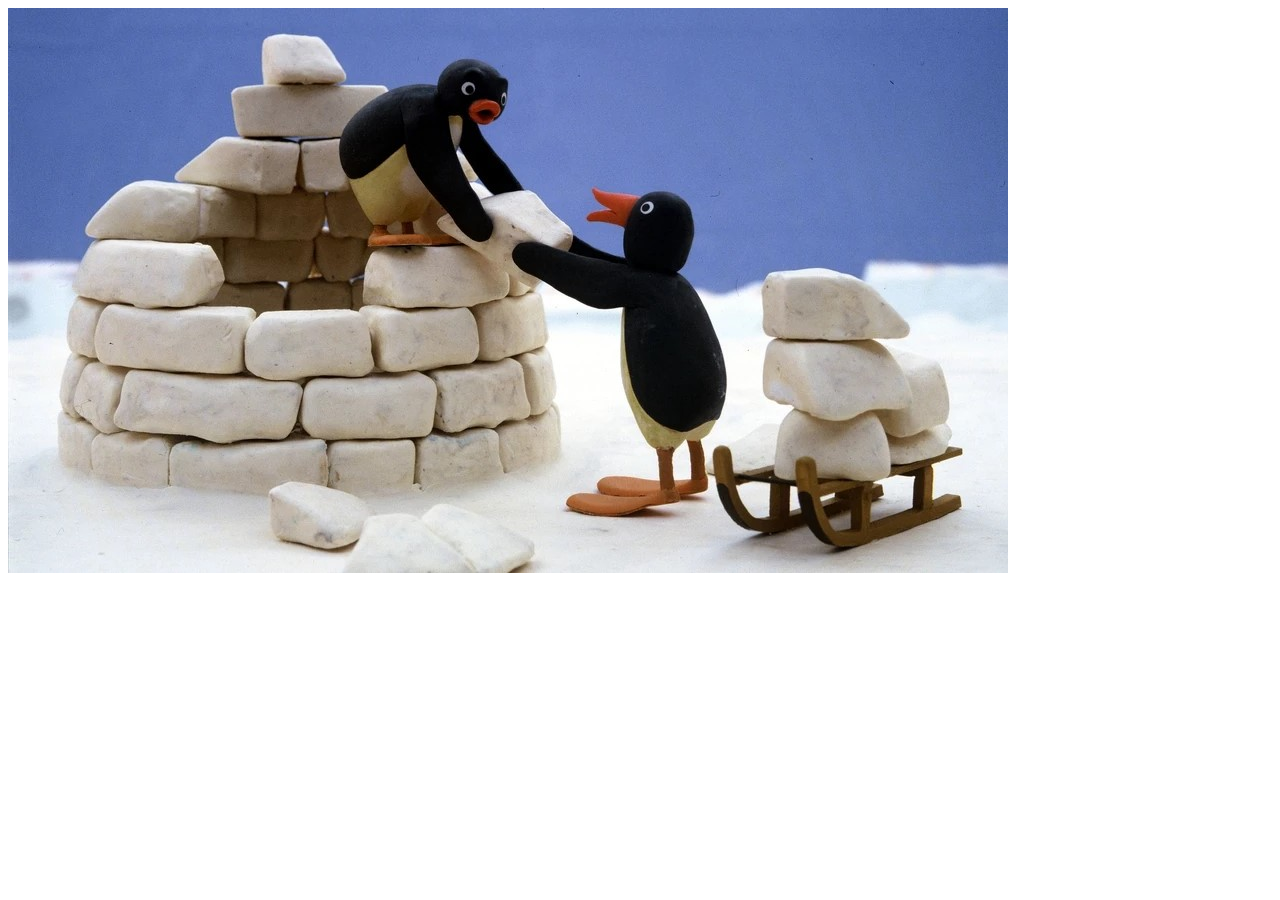
<file: Antarctica.html>
<!DOCTYPE html>
<html lang="en">
<head>
    <meta charset="UTF-8">
    <meta name="viewport" content="width=device-width, initial-scale=1.0">
    <title>Antarctica</title>
</head>
<body>
    <img class ="pingu" src="images/Antarctica/Pingu.jpg" alt="woop" class="src">
</body>
</html>
</file>
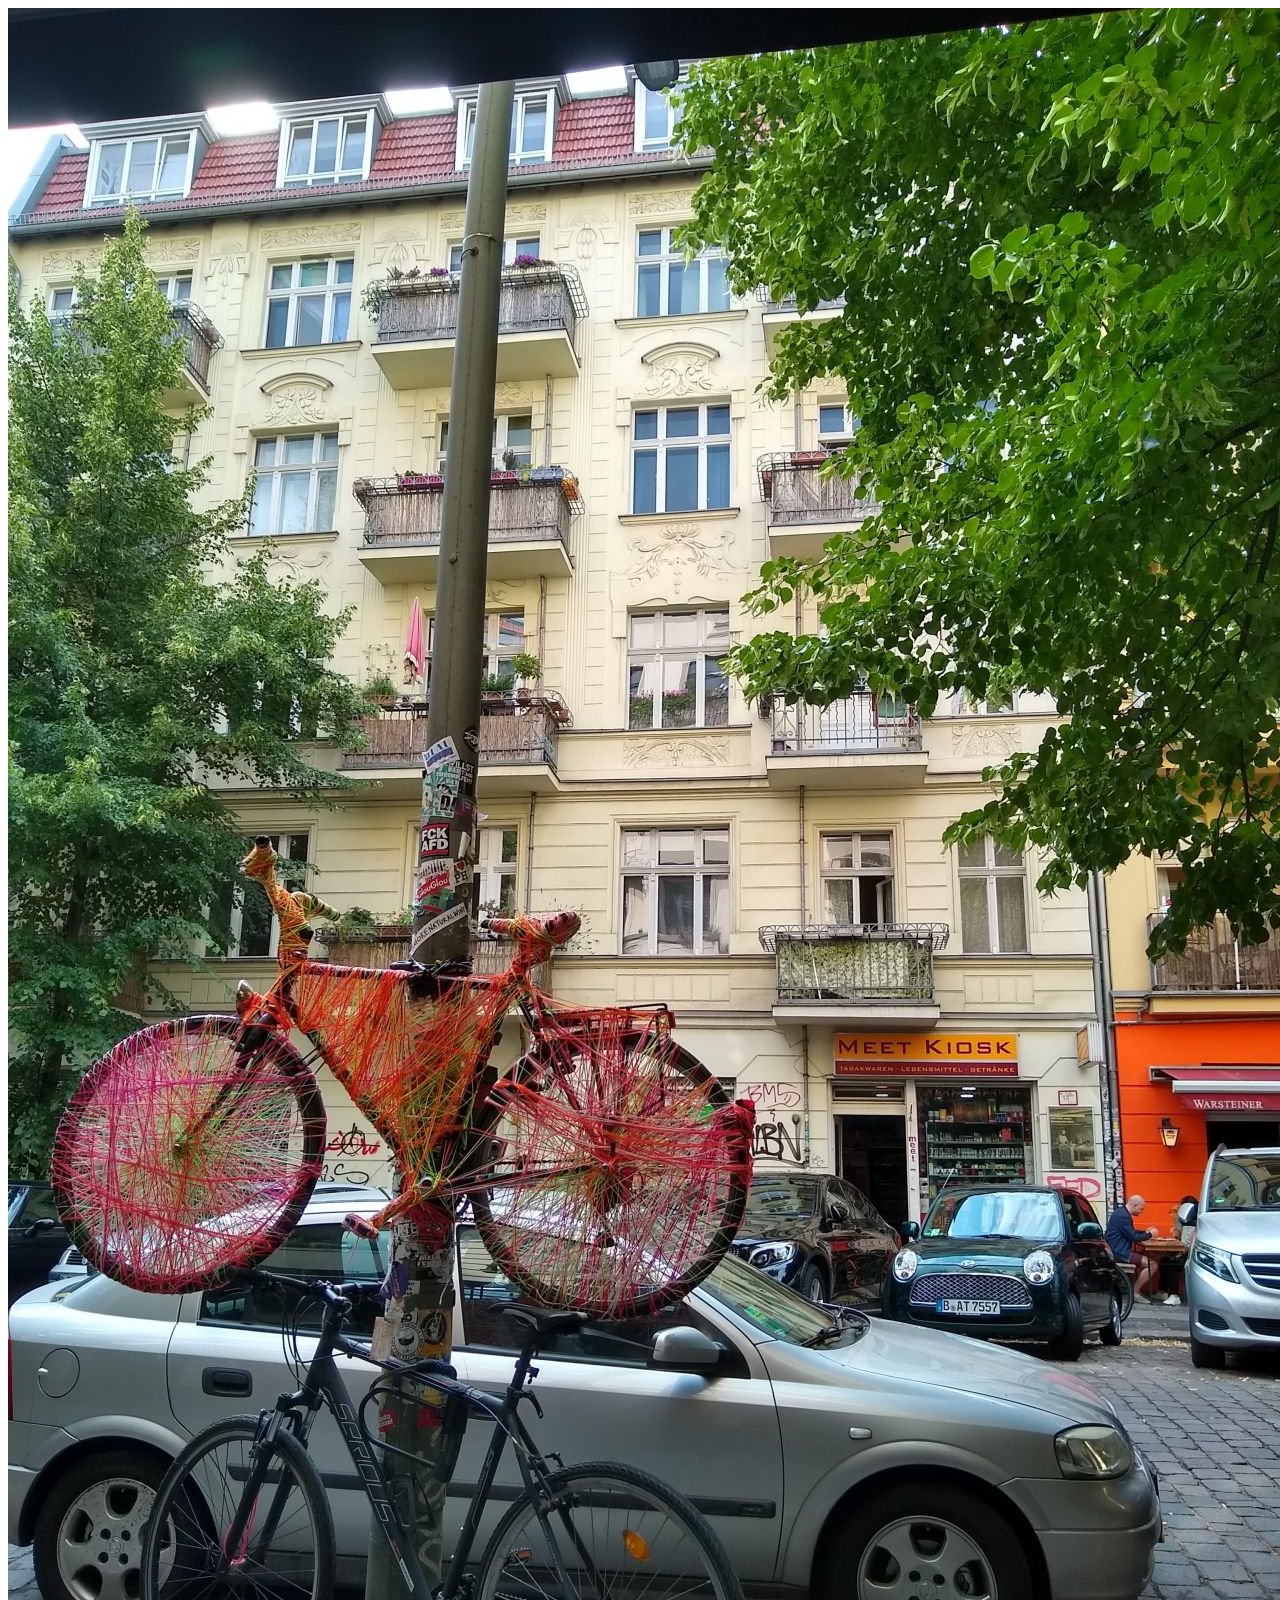
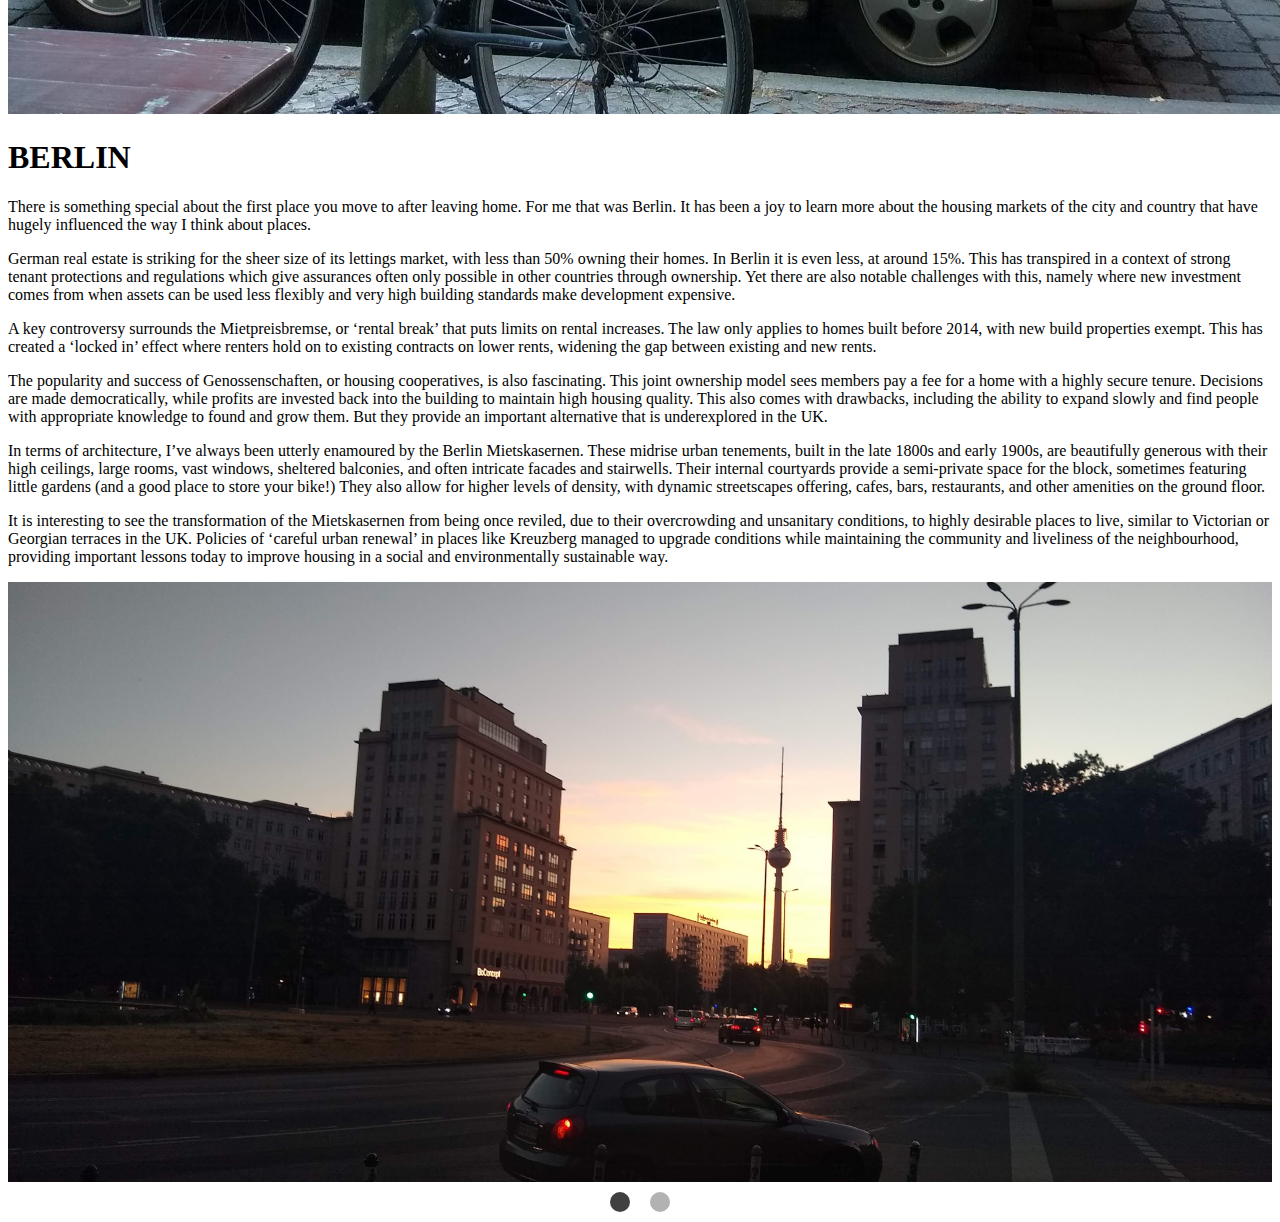
<file: Berlin.html>
<!DOCTYPE html>
<html lang="en">
<head>
    <meta charset="UTF-8">
    <meta name="viewport" content="width=device-width, initial-scale=1.0">
    <title>Berlin</title>
    <link rel="stylesheet" href="https://cdn.simplecss.org/simple.min.css">
    
    <link rel="stylesheet" href="styles.css">
    
    </head>
<body>
    
    <div class="banner-container">
        <img src="images/Berlin/Berlin front.jpg" alt="Berlin Cityscape" class="banner-image">
        
        <h1 class="banner-title">BERLIN</h1> 
    </div>
    
    <p>There is something special about the first place you move to after leaving home. For me that was Berlin. It has been a joy to learn more about the housing markets of the city and country that have hugely influenced the way I think about places.</p>
    <p>German real estate is striking for the sheer size of its lettings market, with less than 50% owning their homes. In Berlin it is even less, at around 15%. This has transpired in a context of strong tenant protections and regulations which give assurances often only possible in other countries through ownership. Yet there are also notable challenges with this, namely where new investment comes from when assets can be used less flexibly and very high building standards make development expensive.</p>
    <p>A key controversy surrounds the Mietpreisbremse, or ‘rental break’ that puts limits on rental increases. The law only applies to homes built before 2014, with new build properties exempt. This has created a ‘locked in’ effect where renters hold on to existing contracts on lower rents, widening the gap between existing and new rents.</p>
    <p>The popularity and success of Genossenschaften, or housing cooperatives, is also fascinating. This joint ownership model sees members pay a fee for a home with a highly secure tenure. Decisions are made democratically, while profits are invested back into the building to maintain high housing quality. This also comes with drawbacks, including the ability to expand slowly and find people with appropriate knowledge to found and grow them. But they provide an important alternative that is underexplored in the UK.</p>
    <p>In terms of architecture, I’ve always been utterly enamoured by the Berlin Mietskasernen. These midrise urban tenements, built in the late 1800s and early 1900s, are beautifully generous with their high ceilings, large rooms, vast windows, sheltered balconies, and often intricate facades and stairwells. Their internal courtyards provide a semi-private space for the block, sometimes featuring little gardens (and a good place to store your bike!) They also allow for higher levels of density, with dynamic streetscapes offering, cafes, bars, restaurants, and other amenities on the ground floor.</p>
    <p>It is interesting to see the transformation of the Mietskasernen from being once reviled, due to their overcrowding and unsanitary conditions, to highly desirable places to live, similar to Victorian or Georgian terraces in the UK. Policies of ‘careful urban renewal’ in places like Kreuzberg managed to upgrade conditions while maintaining the community and liveliness of the neighbourhood, providing important lessons today to improve housing in a social and environmentally sustainable way.</p>
    
    <div class="carousel">
        <button class="carousel__button carousel__button--left is-hidden"> <img src="images/left-arrow-svgrepo-com.svg" alt="Previous Slide" class=""></button>
        <div class="carousel__track-container">
            <ul class="carousel__track">
                <li class="carousel__slide current-slide">
                    <img class ="carousel__image" src="images/Berlin/Berlin front.jpg" alt="Berlin front facade" class="src">
                </li>
                <li class="carousel__slide">
                    <img class ="carousel__image" src="images/Berlin/berlin canal.jpg" alt="Berlin canal" class="src">
                </li>
                <li class="carousel__slide">
                    <img class ="carousel__image" src="images/Berlin/berlin facade.jpg" alt="Berlin facade" class="src">
                </li>
                <li class="carousel__slide">
                    <img class ="carousel__image" src="images/Berlin/berlin courtyard.jpg" alt="Berlin courtyard" class="src">
                </li>
                <li class="carousel__slide">
                    <img class ="carousel__image" src="images/Berlin/Berlin place clichy.jpg" alt="Berlin place clichy" class="src">
                </li>
                <li class="carousel__slide">
                    <img class ="carousel__image" src="images/Berlin/Berlin Hinrcih muller 1.jpg" alt="Berlin Hinrcih muller 1" class="src">
                </li>
                <li class="carousel__slide">
                    <img class ="carousel__image" src="images/Berlin/Berlin planntenbau 1.jpg" alt="Berlin planntenbau 1" class="src">
                </li>
                <li class="carousel__slide">
                    <img class ="carousel__image" src="images/Berlin/Berlin plattenbau 2.jpg" alt="Berlin plattenbau 2" class="src">
                </li>
                <li class="carousel__slide">
                    <img class ="carousel__image" src="images/Berlin/Berlin plattenbau 3.jpg" alt="Berlin plattenbau 3" class="src">
                </li>
                <li class="carousel__slide">
                    <img class ="carousel__image" src="images/Berlin/Berlin sunset.jpg" alt="Berlin sunset" class="src">
                </li>
            </ul>
        </div>
        <button class="carousel__button carousel__button--right"> <img src="images/right-arrow-svgrepo-com.svg" alt="Next Slide"></button>
        <div class="carousel__nav">
            <button class="carousel__indicator current-slide"></button>
            <button class="carousel__indicator"></button>
</file>
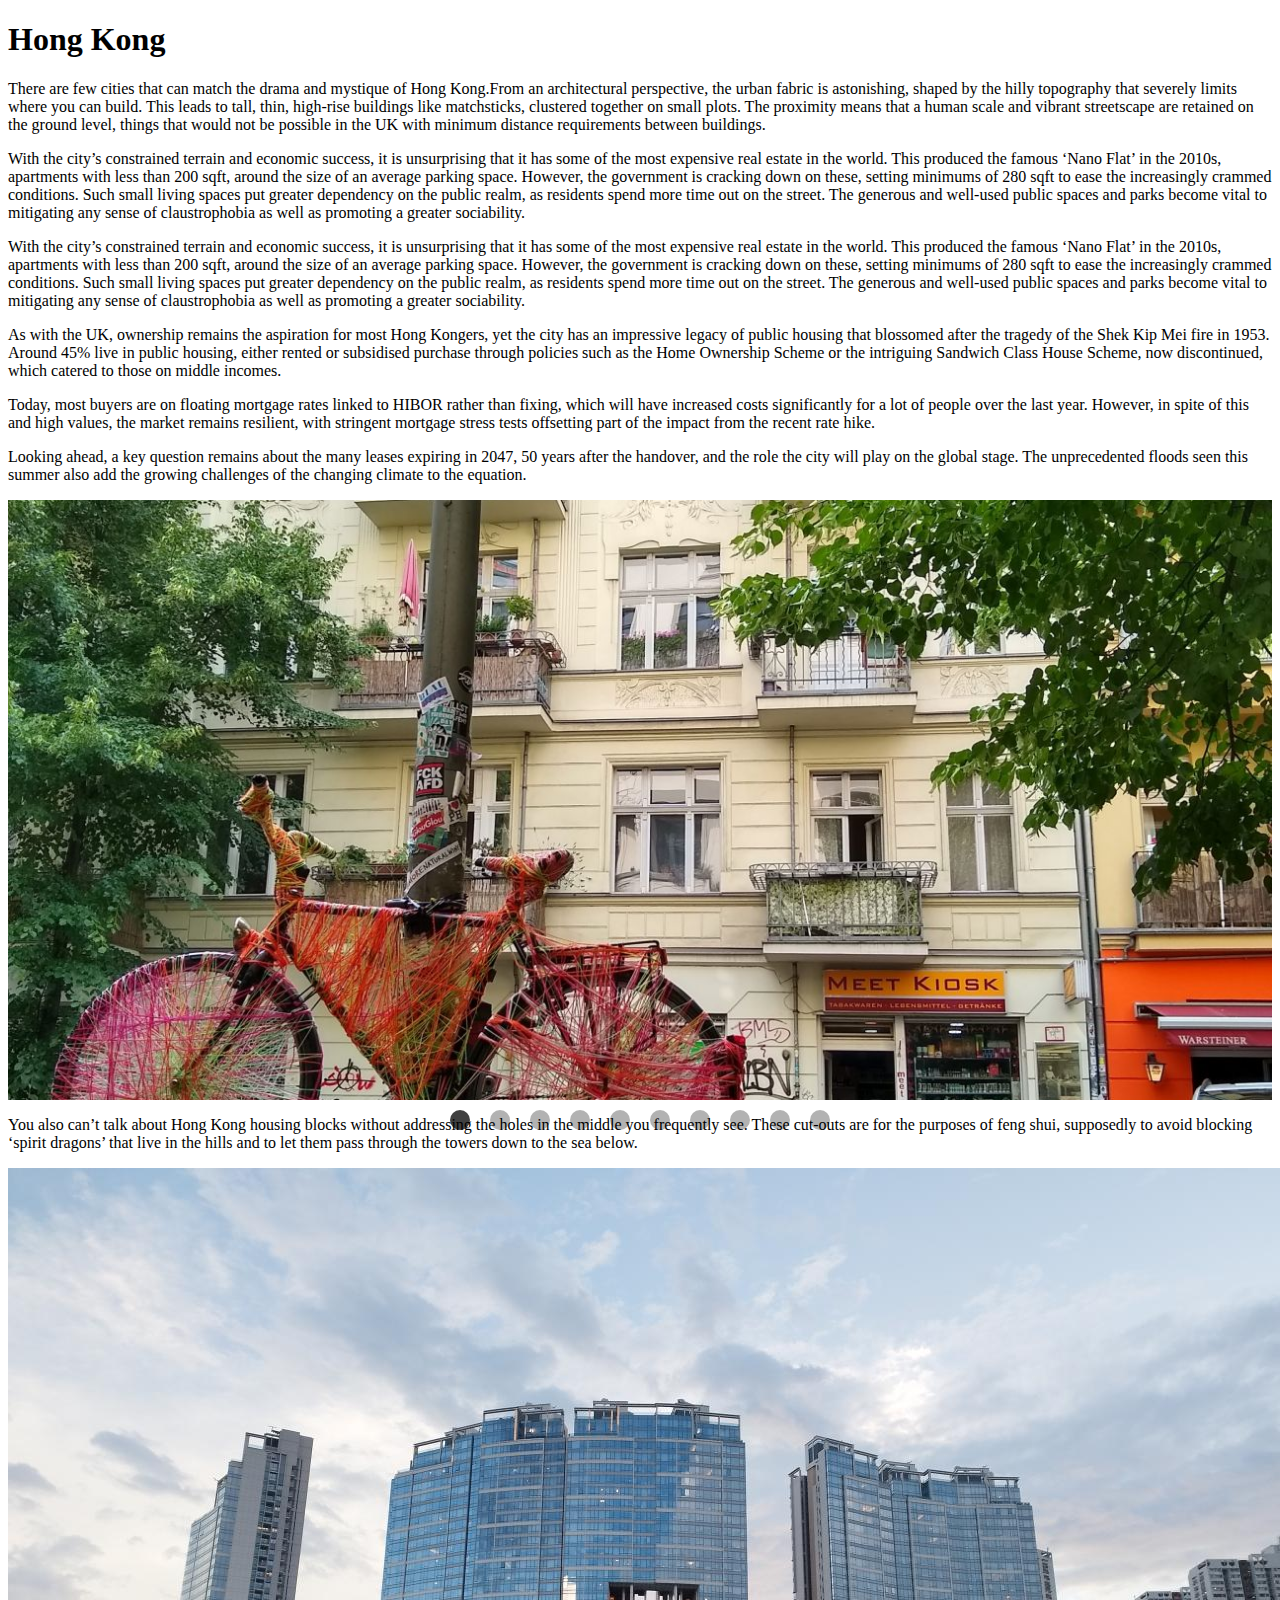
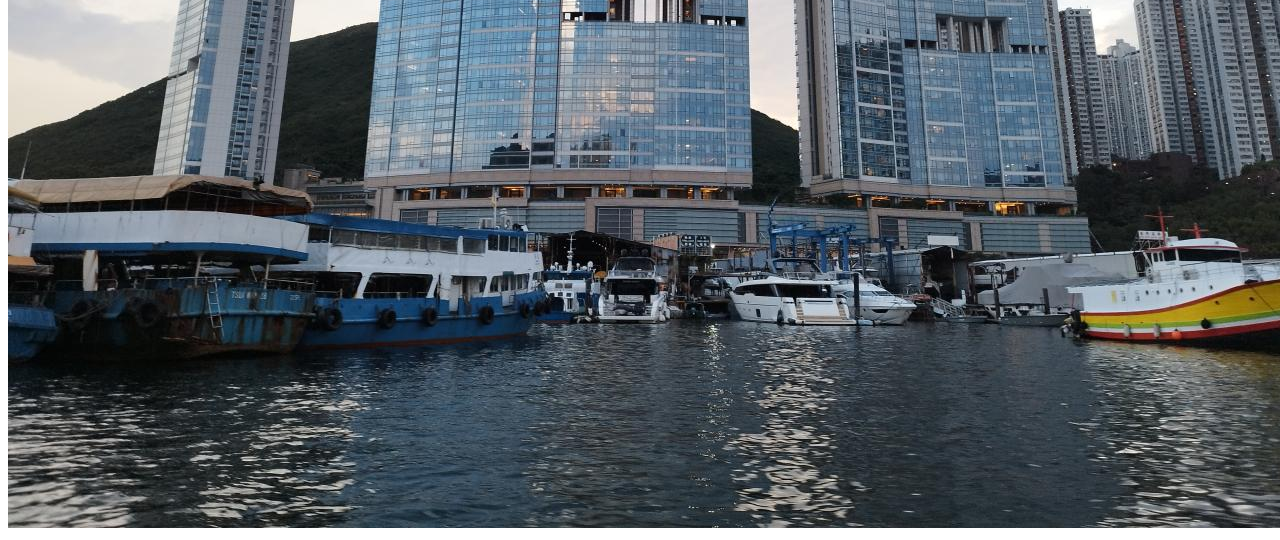
<file: Hong_Kong.html>
<!DOCTYPE html>
<html lang="en">
<head>
    <meta charset="UTF-8">
    <meta name="viewport" content="width=device-width, initial-scale=1.0">
    <title>Hong Kong</title>
<!-- Minified version -->
<link rel="stylesheet" href="https://cdn.simplecss.org/simple.min.css">

<!-- Un-Minified version -->
<link rel="stylesheet" href="https://cdn.simplecss.org/simple.css">
<link rel="stylesheet" href="styles.css">
</head>
<body>
    <h1>Hong Kong</h1>
    <p>There are few cities that can match the drama and mystique of Hong Kong.From an architectural perspective, the urban fabric is astonishing, shaped by the hilly topography that severely limits where you can build. This leads to tall, thin, high-rise buildings like matchsticks, clustered together on small plots. The proximity means that a human scale and vibrant streetscape are retained on the ground level, things that would not be possible in the UK with minimum distance requirements between buildings.
    </p>
    <p>
    With the city’s constrained terrain and economic success, it is unsurprising that it has some of the most expensive real estate in the world. This produced the famous ‘Nano Flat’ in the 2010s, apartments with less than 200 sqft, around the size of an average parking space. However, the government is cracking down on these, setting minimums of 280 sqft to ease the increasingly crammed conditions. Such small living spaces put greater dependency on the public realm, as residents spend more time out on the street. The generous and well-used public spaces and parks become vital to mitigating any sense of claustrophobia as well as promoting a greater sociability.
    </p>
   <p>
    With the city’s constrained terrain and economic success, it is unsurprising that it has some of the most expensive real estate in the world. This produced the famous ‘Nano Flat’ in the 2010s, apartments with less than 200 sqft, around the size of an average parking space. However, the government is cracking down on these, setting minimums of 280 sqft to ease the increasingly crammed conditions. Such small living spaces put greater dependency on the public realm, as residents spend more time out on the street. The generous and well-used public spaces and parks become vital to mitigating any sense of claustrophobia as well as promoting a greater sociability.
   </p>
   <p>As with the UK, ownership remains the aspiration for most Hong Kongers, yet the city has an impressive legacy of public housing that blossomed after the tragedy of the Shek Kip Mei fire in 1953. Around 45% live in public housing, either rented or subsidised purchase through policies such as the Home Ownership Scheme or the intriguing Sandwich Class House Scheme, now discontinued, which catered to those on middle incomes.</p>
   <p>Today, most buyers are on floating mortgage rates linked to HIBOR rather than fixing, which will have increased costs significantly for a lot of people over the last year. However, in spite of this and high values, the market remains resilient, with stringent mortgage stress tests offsetting part of the impact from the recent rate hike.</p>
   <p>Looking ahead, a key question remains about the many leases expiring in 2047, 50 years after the handover, and the role the city will play on the global stage. The unprecedented floods seen this summer also add the growing challenges of the changing climate to the equation.</p>
   <div class="carousel">
    <button class="carousel__button carousel__button--left is-hidden"> <img src="images/left-arrow-svgrepo-com.svg" alt="" class=""></button>
        <div class="carousel__track-container">
            <ul class="carousel__track">
                <li class="carousel__slide current-slide">
                    <img class ="carousel__image" src="images/Berlin/Berlin front.jpg" alt="woop" class="src">
                </li>
                <li class="carousel__slide">
                    <img class ="carousel__image" src="images/Berlin/berlin canal.jpg" alt="woop" class="src">
                </li>
                <li class="carousel__slide">
                    <img class ="carousel__image" src="images/Berlin/berlin facade.jpg" alt="woop" class="src">
                </li>
                <li class="carousel__slide">
                    <img class ="carousel__image" src="images/Berlin/berlin courtyard.jpg" alt="woop" class="src">
                </li>
                <li class="carousel__slide">
                    <img class ="carousel__image" src="images/Berlin/Berlin place clichy.jpg" alt="woop" class="src">
                </li>
                <li class="carousel__slide">
                    <img class ="carousel__image" src="images/Berlin/Berlin Hinrcih muller 1.jpg" alt="woop" class="src">
                </li>
                <li class="carousel__slide">
                    <img class ="carousel__image" src="images/Berlin/Berlin planntenbau 1.jpg" alt="woop" class="src">
                </li>
                <li class="carousel__slide">
                    <img class ="carousel__image" src="images/Berlin/Berlin plattenbau 2.jpg" alt="woop" class="src">
                </li>
                <li class="carousel__slide">
                    <img class ="carousel__image" src="images/Berlin/Berlin plattenbau 3.jpg" alt="woop" class="src">
                </li>
                <li class="carousel__slide">
                    <img class ="carousel__image" src="images/Berlin/Berlin sunset.jpg" alt="woop" class="src">
                </li>
            </ul>
        </div>
        <button class="carousel__button carousel__button--right"> <img src="images/right-arrow-svgrepo-com.svg" alt=""></button>
        <div class="carousel__nav">
            <button class="carousel__indicator current-slide"></button>
            <button class="carousel__indicator"></button>
            <button class="carousel__indicator"></button>
            <button class="carousel__indicator"></button>
            <button class="carousel__indicator"></button>
            <button class="carousel__indicator"></button>
            <button class="carousel__indicator"></button>
            <button class="carousel__indicator"></button>
            <button class="carousel__indicator"></button>
            <button class="carousel__indicator"></button>
        </div>
   </div>
   <p>You also can’t talk about Hong Kong housing blocks without addressing the holes in the middle you frequently see. These cut-outs are for the purposes of feng shui, supposedly to avoid blocking ‘spirit dragons’ that live in the hills and to let them pass through the towers down to the sea below.</p>
   <img src="images/Hong Kong/Holes in building.jpg" alt="dragon holes">
<script src="JS/carousel.js"></script>
</body>
</html>
</file>
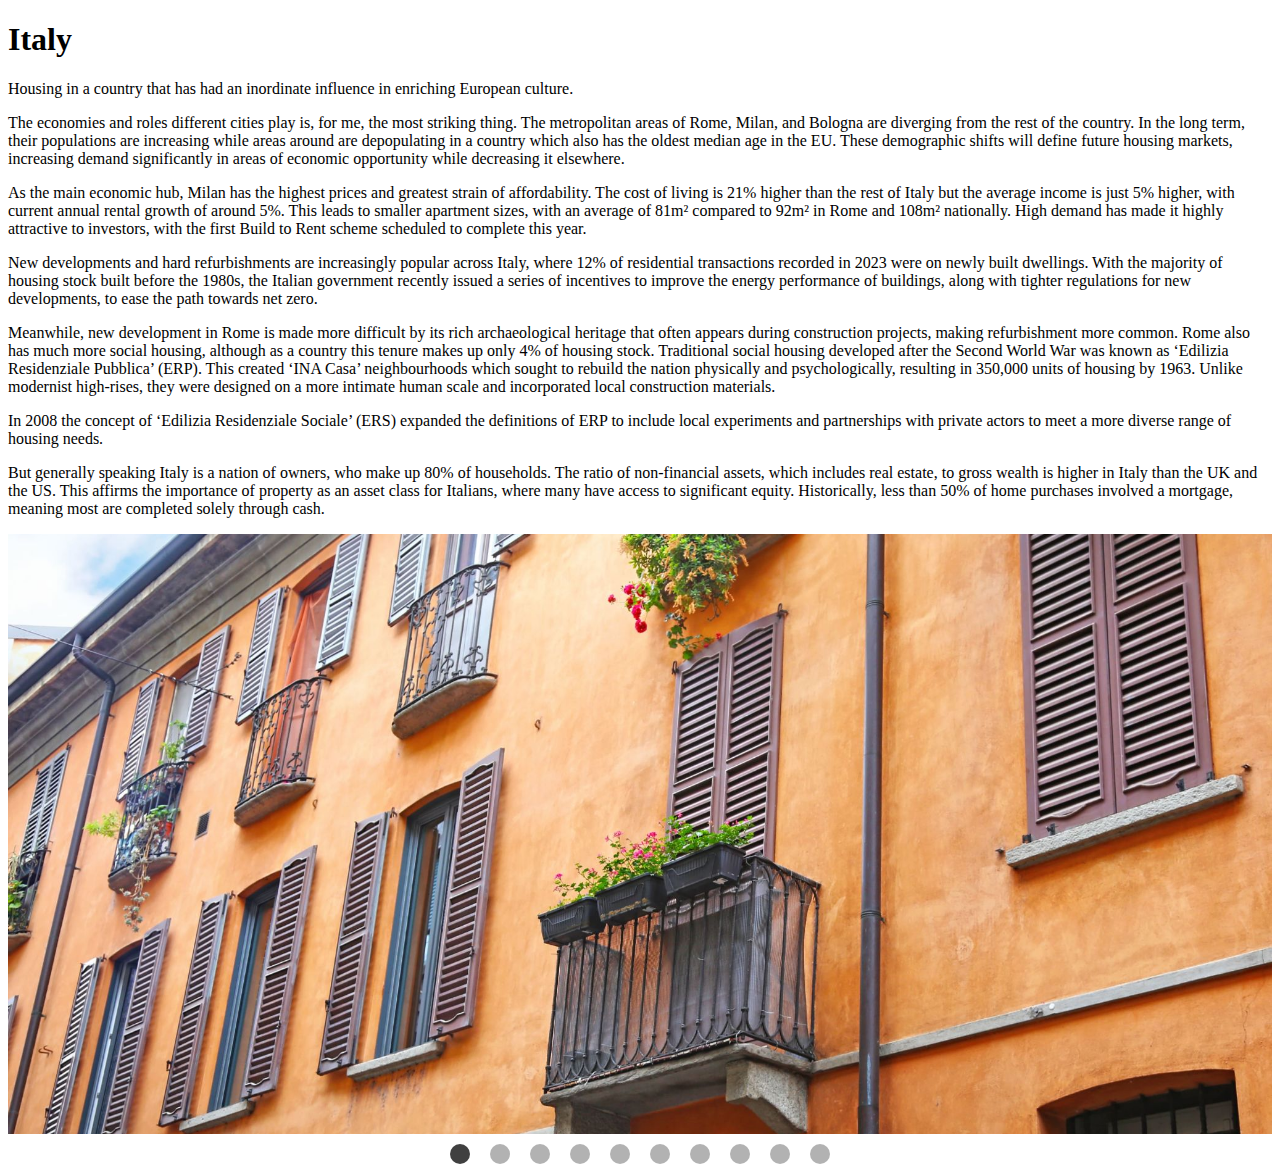
<file: Italy.html>
<!DOCTYPE html>
<html lang="en">
<head>
    <meta charset="UTF-8">
    <meta name="viewport" content="width=device-width, initial-scale=1.0">
    <title>Italy</title>
<!-- Minified version -->
<link rel="stylesheet" href="https://cdn.simplecss.org/simple.min.css">

<!-- Un-Minified version -->
<link rel="stylesheet" href="https://cdn.simplecss.org/simple.css">
<link rel="stylesheet" href="styles.css">
</head>
<body>
    <h1>Italy</h1>
   <p>Housing in a country that has had an inordinate influence in enriching European culture.</p>
   <p>The economies and roles different cities play is, for me, the most striking thing. The metropolitan areas of Rome, Milan, and Bologna are diverging from the rest of the country. In the long term, their populations are increasing while areas around are depopulating in a country which also has the oldest median age in the EU. These demographic shifts will define future housing markets, increasing demand significantly in areas of economic opportunity while decreasing it elsewhere.</p>
   <p>As the main economic hub, Milan has the highest prices and greatest strain of affordability. The cost of living is 21% higher than the rest of Italy but the average income is just 5% higher, with current annual rental growth of around 5%. This leads to smaller apartment sizes, with an average of 81m² compared to 92m² in Rome and 108m² nationally. High demand has made it highly attractive to investors, with the first Build to Rent scheme scheduled to complete this year.</p>
   <p>New developments and hard refurbishments are increasingly popular across Italy, where 12% of residential transactions recorded in 2023 were on newly built dwellings. With the majority of housing stock built before the 1980s, the Italian government recently issued a series of incentives to improve the energy performance of buildings, along with tighter regulations for new developments, to ease the path towards net zero.</p>
   <p>Meanwhile, new development in Rome is made more difficult by its rich archaeological heritage that often appears during construction projects, making refurbishment more common. Rome also has much more social housing, although as a country this tenure makes up only 4% of housing stock. Traditional social housing developed after the Second World War was known as ‘Edilizia Residenziale Pubblica’ (ERP). This created ‘INA Casa’ neighbourhoods which sought to rebuild the nation physically and psychologically, resulting in 350,000 units of housing by 1963. Unlike modernist high-rises, they were designed on a more intimate human scale and incorporated local construction materials.</p>
   <p>In 2008 the concept of ‘Edilizia Residenziale Sociale’ (ERS) expanded the definitions of ERP to include local experiments and partnerships with private actors to meet a more diverse range of housing needs.</p>
   <p>But generally speaking Italy is a nation of owners, who make up 80% of households. The ratio of non-financial assets, which includes real estate, to gross wealth is higher in Italy than the UK and the US. This affirms the importance of property as an asset class for Italians, where many have access to significant equity. Historically, less than 50% of home purchases involved a mortgage, meaning most are completed solely through cash.</p>
   <div class="carousel">
    <button class="carousel__button carousel__button--left is-hidden"> <img src="images/left-arrow-svgrepo-com.svg" alt="" class=""></button>
        <div class="carousel__track-container">
            <ul class="carousel__track">
                <li class="carousel__slide current-slide">
                    <img class ="carousel__image" src="images/Italy/Italy first.jpg" alt="woop" class="src">
                </li>
                <li class="carousel__slide">
                    <img class ="carousel__image" src="images/Italy/Italy street.jpg" alt="woop" class="src">
                </li>
                <li class="carousel__slide">
                    <img class ="carousel__image" src="images/Italy/bosco verticale.jpg" alt="woop" class="src">
                </li>
                <li class="carousel__slide">
                    <img class ="carousel__image" src="images/Italy/lake como.jpg" alt="woop" class="src">
                </li>
                <li class="carousel__slide">
                    <img class ="carousel__image" src="images/Italy/milan canal.jpg" alt="woop" class="src">
                </li>
                <li class="carousel__slide">
                    <img class ="carousel__image" src="images/Italy/Milan canal 2.jpg" alt="woop" class="src">
                </li>
                <li class="carousel__slide">
                    <img class ="carousel__image" src="images/Italy/milan facade.jpg" alt="woop" class="src">
                </li>
                <li class="carousel__slide">
                    <img class ="carousel__image" src="images/Italy/milan facade 2.jpg" alt="woop" class="src">
                </li>
                <li class="carousel__slide">
                    <img class ="carousel__image" src="images/Italy/milan facade 3.jpg" alt="woop" class="src">
                </li>
                <li class="carousel__slide">
                    <img class ="carousel__image" src="images/Italy/new build development 3.jpg" alt="woop" class="src">
                </li>
            </ul>
        </div>
        <button class="carousel__button carousel__button--right"> <img src="images/right-arrow-svgrepo-com.svg" alt=""></button>
        <div class="carousel__nav">
            <button class="carousel__indicator current-slide"></button>
            <button class="carousel__indicator"></button>
            <button class="carousel__indicator"></button>
            <button class="carousel__indicator"></button>
            <button class="carousel__indicator"></button>
            <button class="carousel__indicator"></button>
            <button class="carousel__indicator"></button>
            <button class="carousel__indicator"></button>
            <button class="carousel__indicator"></button>
            <button class="carousel__indicator"></button>
        </div>
   </div>
<script src="JS/carousel.js"></script>
</body>
</html>
</file>
<file: styles.css>
.carousel {
    position: relative;
    height: 600px;
    width: 100%;
    margin: 0 auto;
}
.carousel__image {
    width: 100%;
    height: 100%;
    object-fit: cover;
}
.carousel__track-container {
    background: lightgreen;
    height: 100%;
    position: relative;
    overflow: hidden;
}
.carousel__track {
    padding: 0;
    margin: 0;
    list-style: none;
    position: relative;
    height: 100%;
    transition: transform 250ms ease-in;
}
.carousel__slide {
    position: absolute;
    top: 0;
    bottom: 0;
    width:  100%;
}
.carousel__button{
    position: absolute;
    top: 50%;
    transform: translateY(-50%);
    background: transparent;
    border: 0;
    cursor: pointer;
}
.carousel__button--left{
    left: -60px; 
}
.carousel__button--right {
    right: -60px;
}
.carousel__button img {
    width: 40px;
}
.carousel__nav {
    /*background: pink;*/
    display: flex;
    justify-content: center;
    padding: 10px 0;
}
.carousel__indicator {
    border: 0;
    border-radius: 50%;
    width: 20px;
    height: 20px;
    background: rgba(0, 0, 0, .3);
    margin: 0 10px;
    cursor: pointer;
}
.carousel__indicator.current-slide{
    background: rgba(0, 0, 0, .75);
}

.is-hidden { display: none; }

.svg-container {
    width: 100%; /* Ensure it takes up the full width of the page */
    max-width: 800px; /* Optional: limit the maximum size of the SVG */
    margin: 0 auto; /* Center the container on the page */
}

#bannerimage{
    width: 150%;
    background-image: images ;
    height: 405px;
    background-position: center;
}
</file>
